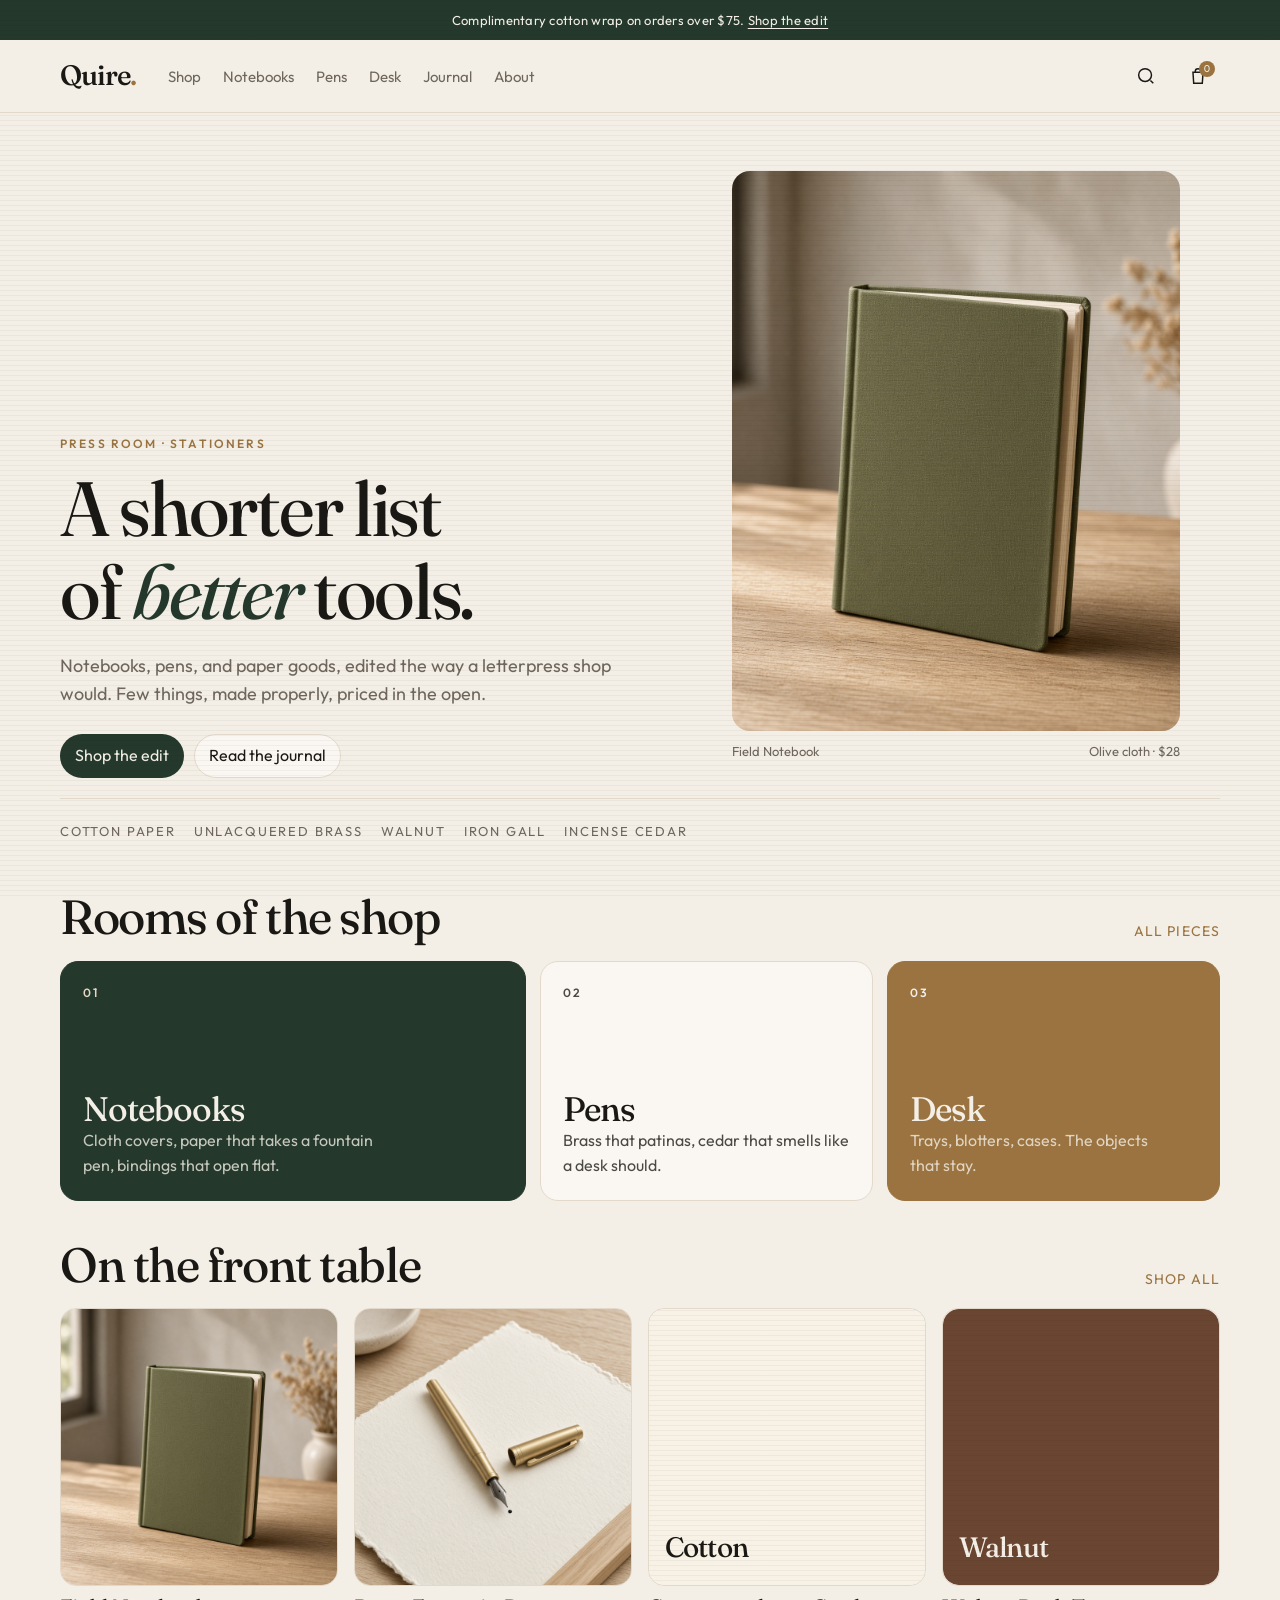
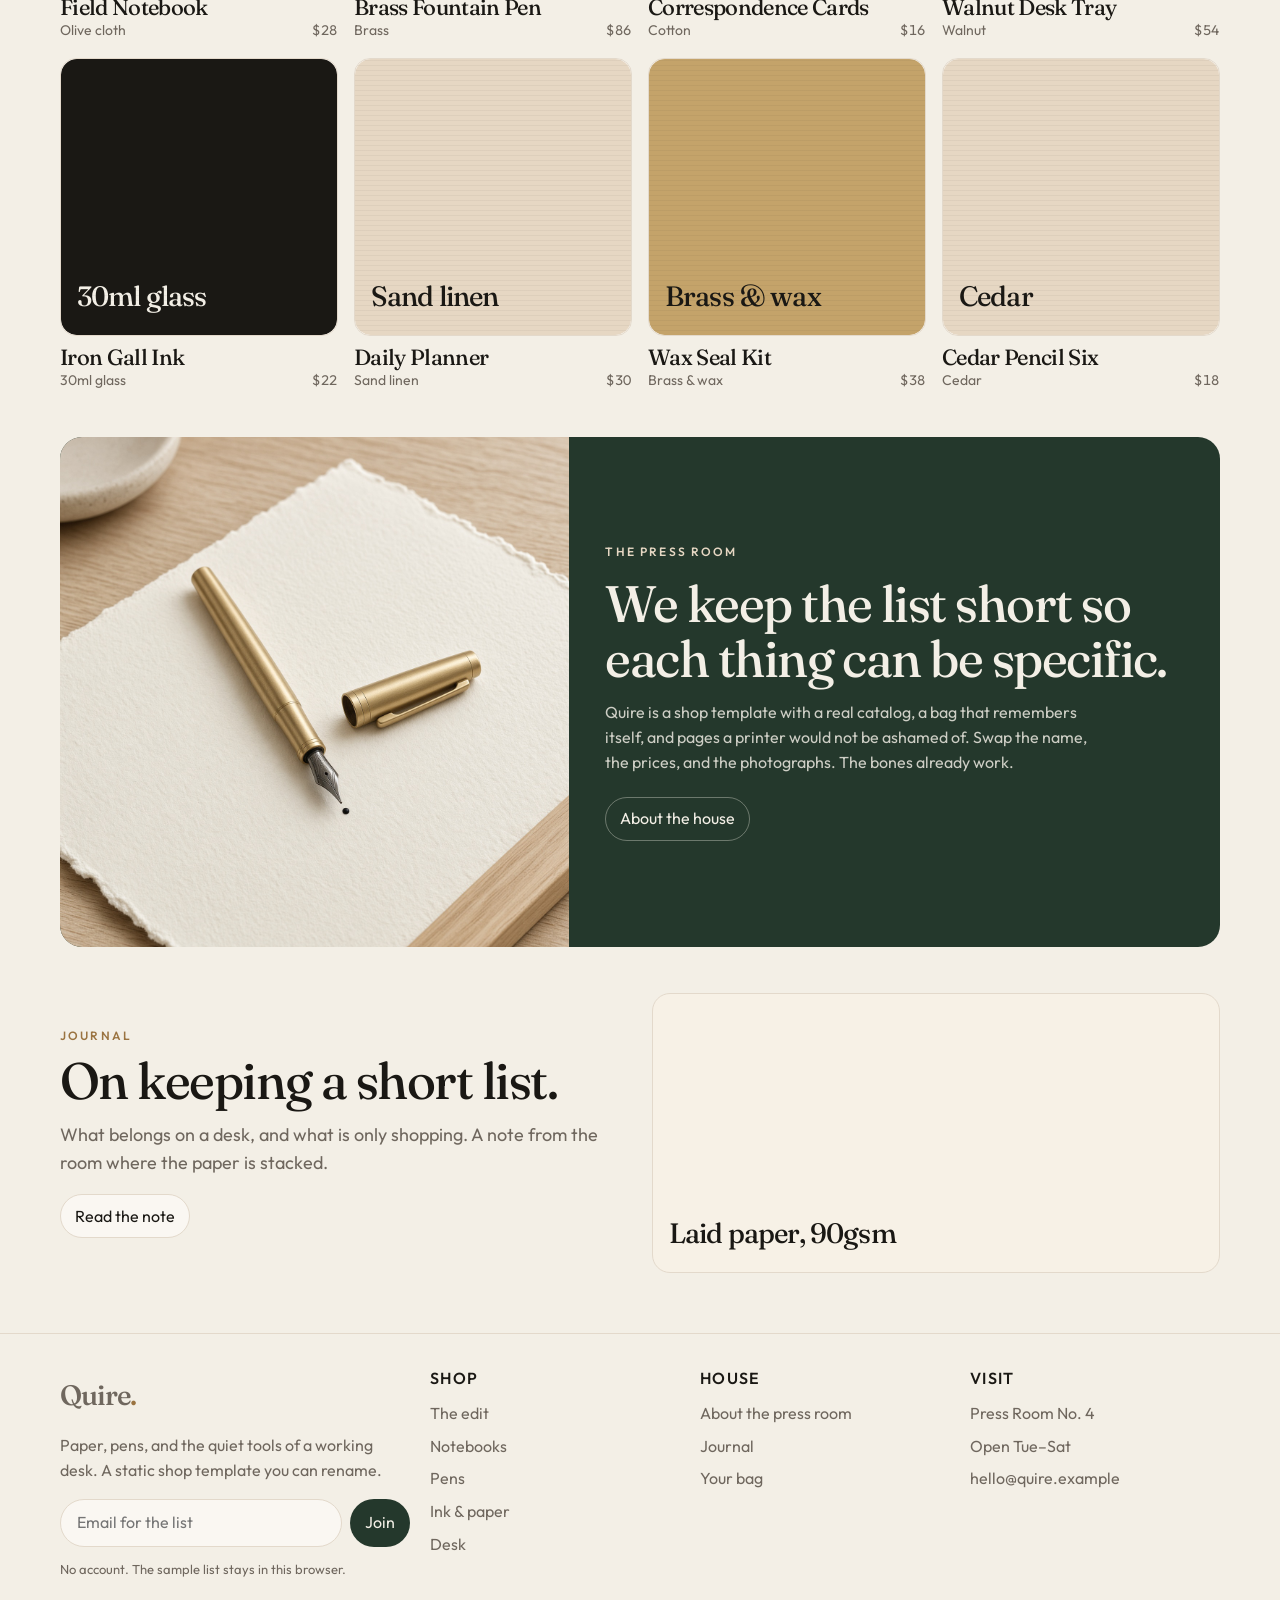
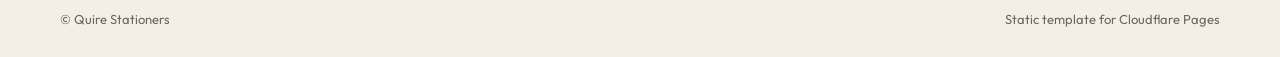
<file: index.html>
<!DOCTYPE html>
<html lang="en">
<head>
  <meta charset="utf-8">
  <meta name="viewport" content="width=device-width, initial-scale=1">
  <title>Quire — Stationers</title>
  <meta name="description" content="Quire is a stationery shop template: notebooks, pens, ink, and desk goods. Static HTML, ready for Cloudflare Pages.">
  <meta name="theme-color" content="#24382c">
  <link rel="icon" href="favicon.svg" type="image/svg+xml">
  <link rel="preconnect" href="https://fonts.googleapis.com">
  <link rel="preconnect" href="https://fonts.gstatic.com" crossorigin>
  <link href="https://fonts.googleapis.com/css2?family=Fraunces:ital,opsz,wght@0,9..144,460;0,9..144,560;1,9..144,460&family=Outfit:wght@380;500;560&display=swap" rel="stylesheet">
  <link rel="stylesheet" href="css/styles.css">
</head>
<body>
  <div class="announce">Complimentary cotton wrap on orders over $75. <a href="shop.html">Shop the edit</a></div>
  <header class="header">
    <div class="wrap header-row">
      <button class="icon-btn menu-btn" type="button" data-menu aria-expanded="false" aria-label="Open menu"><svg width="22" height="22" viewBox="0 0 24 24" fill="none" stroke="currentColor" stroke-width="1.6" aria-hidden="true"><path d="M4 7h16M4 12h16M4 17h12"></path></svg></button>
      <a class="wordmark" href="index.html">Quire<span>.</span></a>
      <nav class="nav" aria-label="Primary"><a href="shop.html">Shop</a><a href="shop.html?cat=Notebooks">Notebooks</a><a href="shop.html?cat=Pens">Pens</a><a href="shop.html?cat=Desk">Desk</a><a href="journal.html">Journal</a><a href="about.html">About</a></nav>
      <div class="header-tools">
        <button class="icon-btn" type="button" data-search-open aria-expanded="false" aria-label="Search"><svg width="22" height="22" viewBox="0 0 24 24" fill="none" stroke="currentColor" stroke-width="1.6" aria-hidden="true"><circle cx="11" cy="11" r="7"></circle><path d="M20 20l-3.2-3.2"></path></svg></button>
        <a class="icon-btn bag" href="cart.html" aria-label="Shopping bag"><svg width="22" height="22" viewBox="0 0 24 24" fill="none" stroke="currentColor" stroke-width="1.6" aria-hidden="true"><path d="M6.5 8h11l-.8 12H7.3L6.5 8z"></path><path d="M9 8V7a3 3 0 0 1 6 0v1"></path></svg><span class="bag-count" data-cart-count>0</span></a>
      </div>
    </div>
    <div class="wrap search-panel" data-search>
      <form action="shop.html" method="get">
        <input name="q" type="search" placeholder="Search notebooks, pens, paper" aria-label="Search the shop">
        <button class="btn btn-primary" type="submit">Search</button>
      </form>
    </div>
    <nav class="wrap mobile-nav" data-mobile aria-label="Mobile"><a href="shop.html">Shop</a><a href="shop.html?cat=Notebooks">Notebooks</a><a href="shop.html?cat=Pens">Pens</a><a href="shop.html?cat=Desk">Desk</a><a href="journal.html">Journal</a><a href="about.html">About</a><a href="cart.html">Bag</a></nav>
  </header>
  <main>
  <section class="wrap hero">
    <div>
      <p class="kicker">Press room · Stationers</p>
      <h1>A shorter list of <em>better</em> tools.</h1>
      <p class="lede">Notebooks, pens, and paper goods, edited the way a letterpress shop would. Few things, made properly, priced in the open.</p>
      <div class="hero-actions">
        <a class="btn btn-primary" href="shop.html">Shop the edit</a>
        <a class="btn btn-ghost" href="journal.html">Read the journal</a>
      </div>
    </div>
    <figure class="hero-figure">
      <img src="images/field-notebook.jpg" alt="Olive cloth field notebook standing on a pale oak table">
      <figcaption class="caption"><span>Field Notebook</span><span>Olive cloth · $28</span></figcaption>
    </figure>
  </section>
  <div class="wrap"><hr class="rule"></div>
  <p class="wrap materials"><span>Cotton paper</span><span>Unlacquered brass</span><span>Walnut</span><span>Iron gall</span><span>Incense cedar</span></p>
  <section class="wrap section">
    <div class="section-head"><h2>Rooms of the shop</h2><a href="shop.html">All pieces</a></div>
    <div class="collections">
      <a class="collection pine" href="shop.html?cat=Notebooks"><p class="kicker" style="color:#e6d7c3">01</p><div><h3>Notebooks</h3><p>Cloth covers, paper that takes a fountain pen, bindings that open flat.</p></div></a>
      <a class="collection" href="shop.html?cat=Pens"><p class="kicker">02</p><div><h3>Pens</h3><p>Brass that patinas, cedar that smells like a desk should.</p></div></a>
      <a class="collection brass" href="shop.html?cat=Desk"><p class="kicker" style="color:#f3efe6">03</p><div><h3>Desk</h3><p>Trays, blotters, cases. The objects that stay.</p></div></a>
    </div>
  </section>
  <section class="wrap section">
    <div class="section-head"><h2>On the front table</h2><a href="shop.html">Shop all</a></div>
    <div class="grid" data-home-grid="field-notebook,brass-pen,correspondence,walnut-tray,iron-gall,daily-planner,wax-seal,cedar-pencils"></div>
  </section>
  <section class="wrap">
    <div class="story">
      <img src="images/brass-pen.jpg" alt="Brass fountain pen on ivory cotton paper">
      <div class="story-copy">
        <p class="kicker" style="color:#e6d7c3">The press room</p>
        <h2>We keep the list short so each thing can be specific.</h2>
        <p>Quire is a shop template with a real catalog, a bag that remembers itself, and pages a printer would not be ashamed of. Swap the name, the prices, and the photographs. The bones already work.</p>
        <a class="btn btn-ghost" href="about.html">About the house</a>
      </div>
    </div>
  </section>
  <section class="wrap journal-band">
    <div>
      <p class="kicker">Journal</p>
      <h2>On keeping a short list.</h2>
      <p class="lede">What belongs on a desk, and what is only shopping. A note from the room where the paper is stacked.</p>
      <p style="margin-top:18px"><a class="btn btn-ghost" href="journal.html">Read the note</a></p>
    </div>
    <div class="swatch paper" style="min-height:280px;border-radius:18px;border:1px solid var(--line)"><b>Laid paper, 90gsm</b></div>
  </section>
  </main>
  <footer class="footer">
    <div class="wrap footer-grid">
      <div>
        <a class="wordmark" href="index.html">Quire<span>.</span></a>
        <p>Paper, pens, and the quiet tools of a working desk. A static shop template you can rename.</p>
        <form class="newsletter" data-newsletter>
          <input type="email" required placeholder="Email for the list" aria-label="Email">
          <button class="btn btn-primary" type="submit">Join</button>
        </form>
        <p class="fine">No account. The sample list stays in this browser.</p>
      </div>
      <div>
        <h3>Shop</h3>
        <a href="shop.html">The edit</a>
        <a href="shop.html?cat=Notebooks">Notebooks</a>
        <a href="shop.html?cat=Pens">Pens</a>
        <a href="shop.html?cat=Ink%20%26%20Paper">Ink & paper</a>
        <a href="shop.html?cat=Desk">Desk</a>
      </div>
      <div>
        <h3>House</h3>
        <a href="about.html">About the press room</a>
        <a href="journal.html">Journal</a>
        <a href="cart.html">Your bag</a>
      </div>
      <div>
        <h3>Visit</h3>
        <p>Press Room No. 4</p>
        <p>Open Tue–Sat</p>
        <p>hello@quire.example</p>
      </div>
    </div>
    <div class="wrap legal"><span>© Quire Stationers</span><span>Static template for Cloudflare Pages</span></div>
  </footer>
  <div class="toast" role="status"></div>
  <script src="js/catalog.js"></script>
  <script src="js/cart.js"></script>
  <script src="js/site.js"></script>
</body>
</html>
</file>
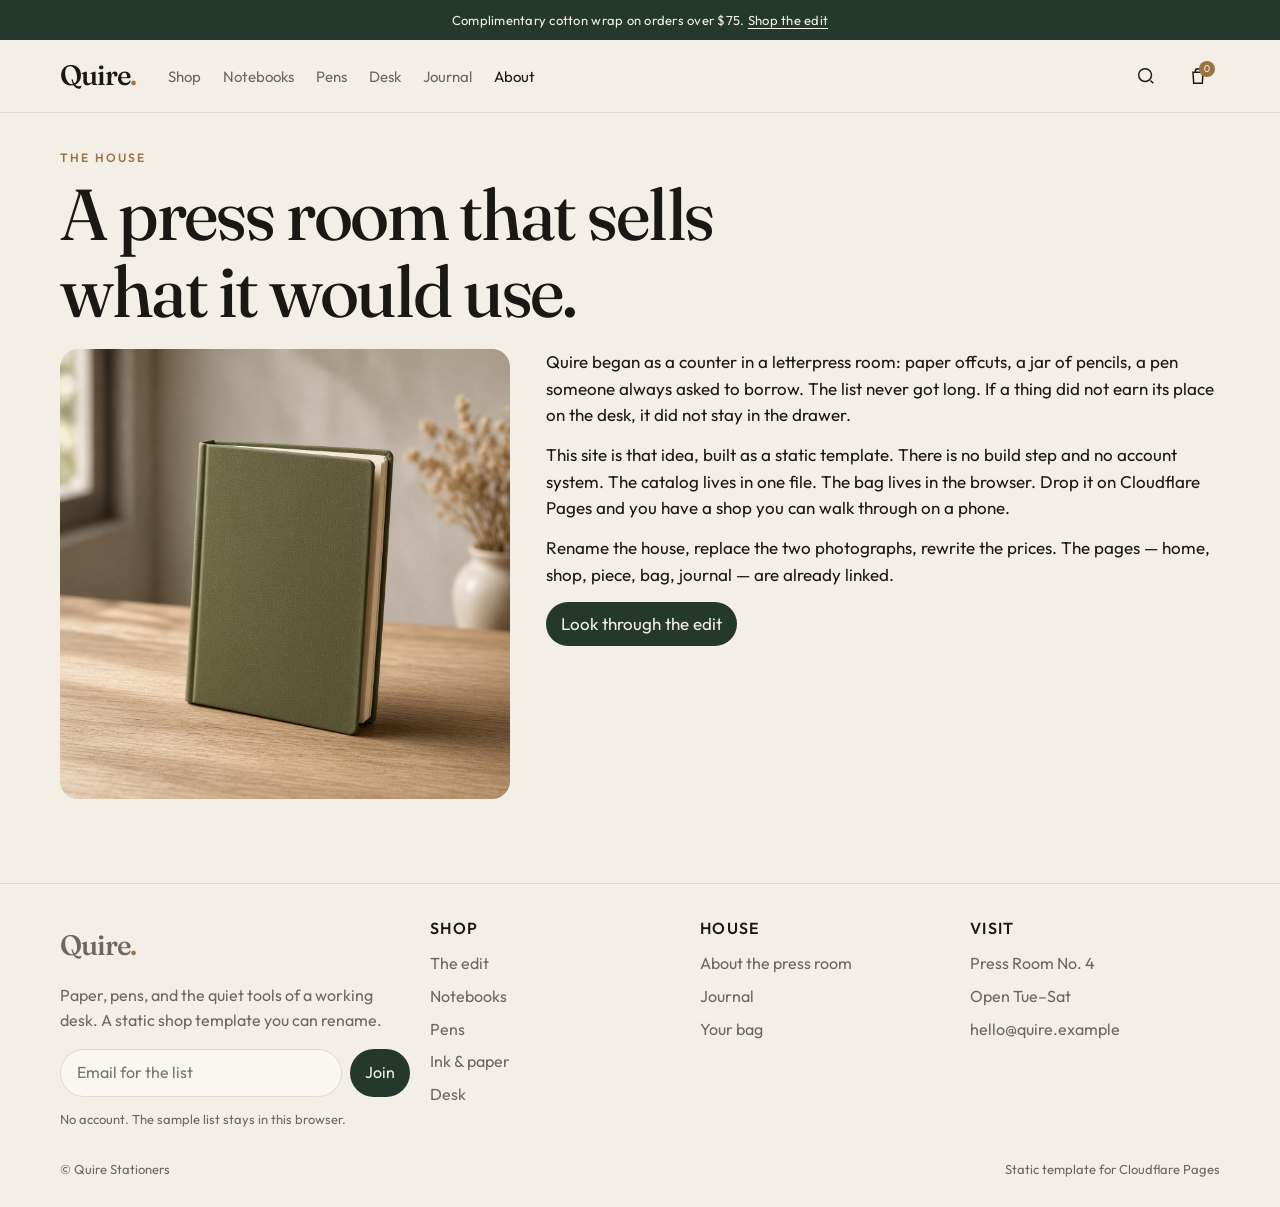
<file: about.html>
<!DOCTYPE html>
<html lang="en">
<head>
  <meta charset="utf-8">
  <meta name="viewport" content="width=device-width, initial-scale=1">
  <title>About — Quire</title>
  <meta name="description" content="About Quire stationers, a static shop template.">
  <meta name="theme-color" content="#24382c">
  <link rel="icon" href="favicon.svg" type="image/svg+xml">
  <link rel="preconnect" href="https://fonts.googleapis.com">
  <link rel="preconnect" href="https://fonts.gstatic.com" crossorigin>
  <link href="https://fonts.googleapis.com/css2?family=Fraunces:ital,opsz,wght@0,9..144,460;0,9..144,560;1,9..144,460&family=Outfit:wght@380;500;560&display=swap" rel="stylesheet">
  <link rel="stylesheet" href="css/styles.css">
</head>
<body>
  <div class="announce">Complimentary cotton wrap on orders over $75. <a href="shop.html">Shop the edit</a></div>
  <header class="header">
    <div class="wrap header-row">
      <button class="icon-btn menu-btn" type="button" data-menu aria-expanded="false" aria-label="Open menu"><svg width="22" height="22" viewBox="0 0 24 24" fill="none" stroke="currentColor" stroke-width="1.6" aria-hidden="true"><path d="M4 7h16M4 12h16M4 17h12"></path></svg></button>
      <a class="wordmark" href="index.html">Quire<span>.</span></a>
      <nav class="nav" aria-label="Primary"><a href="shop.html">Shop</a><a href="shop.html?cat=Notebooks">Notebooks</a><a href="shop.html?cat=Pens">Pens</a><a href="shop.html?cat=Desk">Desk</a><a href="journal.html">Journal</a><a href="about.html" aria-current="page">About</a></nav>
      <div class="header-tools">
        <button class="icon-btn" type="button" data-search-open aria-expanded="false" aria-label="Search"><svg width="22" height="22" viewBox="0 0 24 24" fill="none" stroke="currentColor" stroke-width="1.6" aria-hidden="true"><circle cx="11" cy="11" r="7"></circle><path d="M20 20l-3.2-3.2"></path></svg></button>
        <a class="icon-btn bag" href="cart.html" aria-label="Shopping bag"><svg width="22" height="22" viewBox="0 0 24 24" fill="none" stroke="currentColor" stroke-width="1.6" aria-hidden="true"><path d="M6.5 8h11l-.8 12H7.3L6.5 8z"></path><path d="M9 8V7a3 3 0 0 1 6 0v1"></path></svg><span class="bag-count" data-cart-count>0</span></a>
      </div>
    </div>
    <div class="wrap search-panel" data-search>
      <form action="shop.html" method="get">
        <input name="q" type="search" placeholder="Search notebooks, pens, paper" aria-label="Search the shop">
        <button class="btn btn-primary" type="submit">Search</button>
      </form>
    </div>
    <nav class="wrap mobile-nav" data-mobile aria-label="Mobile"><a href="shop.html">Shop</a><a href="shop.html?cat=Notebooks">Notebooks</a><a href="shop.html?cat=Pens">Pens</a><a href="shop.html?cat=Desk">Desk</a><a href="journal.html">Journal</a><a href="about.html" aria-current="page">About</a><a href="cart.html">Bag</a></nav>
  </header>
  <main>
  <section class="wrap page-hero">
    <p class="kicker">The house</p>
    <h1>A press room that sells what it would use.</h1>
  </section>
  <section class="wrap about-grid">
    <img src="images/field-notebook.jpg" alt="Field notebook in olive cloth" style="border-radius:18px;width:100%;height:100%;object-fit:cover;min-height:280px">
    <div>
      <p>Quire began as a counter in a letterpress room: paper offcuts, a jar of pencils, a pen someone always asked to borrow. The list never got long. If a thing did not earn its place on the desk, it did not stay in the drawer.</p>
      <p>This site is that idea, built as a static template. There is no build step and no account system. The catalog lives in one file. The bag lives in the browser. Drop it on Cloudflare Pages and you have a shop you can walk through on a phone.</p>
      <p>Rename the house, replace the two photographs, rewrite the prices. The pages — home, shop, piece, bag, journal — are already linked.</p>
      <p><a class="btn btn-primary" href="shop.html">Look through the edit</a></p>
    </div>
  </section>
  </main>
  <footer class="footer">
    <div class="wrap footer-grid">
      <div>
        <a class="wordmark" href="index.html">Quire<span>.</span></a>
        <p>Paper, pens, and the quiet tools of a working desk. A static shop template you can rename.</p>
        <form class="newsletter" data-newsletter>
          <input type="email" required placeholder="Email for the list" aria-label="Email">
          <button class="btn btn-primary" type="submit">Join</button>
        </form>
        <p class="fine">No account. The sample list stays in this browser.</p>
      </div>
      <div>
        <h3>Shop</h3>
        <a href="shop.html">The edit</a>
        <a href="shop.html?cat=Notebooks">Notebooks</a>
        <a href="shop.html?cat=Pens">Pens</a>
        <a href="shop.html?cat=Ink%20%26%20Paper">Ink & paper</a>
        <a href="shop.html?cat=Desk">Desk</a>
      </div>
      <div>
        <h3>House</h3>
        <a href="about.html">About the press room</a>
        <a href="journal.html">Journal</a>
        <a href="cart.html">Your bag</a>
      </div>
      <div>
        <h3>Visit</h3>
        <p>Press Room No. 4</p>
        <p>Open Tue–Sat</p>
        <p>hello@quire.example</p>
      </div>
    </div>
    <div class="wrap legal"><span>© Quire Stationers</span><span>Static template for Cloudflare Pages</span></div>
  </footer>
  <div class="toast" role="status"></div>
  <script src="js/catalog.js"></script>
  <script src="js/cart.js"></script>
  <script src="js/site.js"></script>
</body>
</html>
</file>
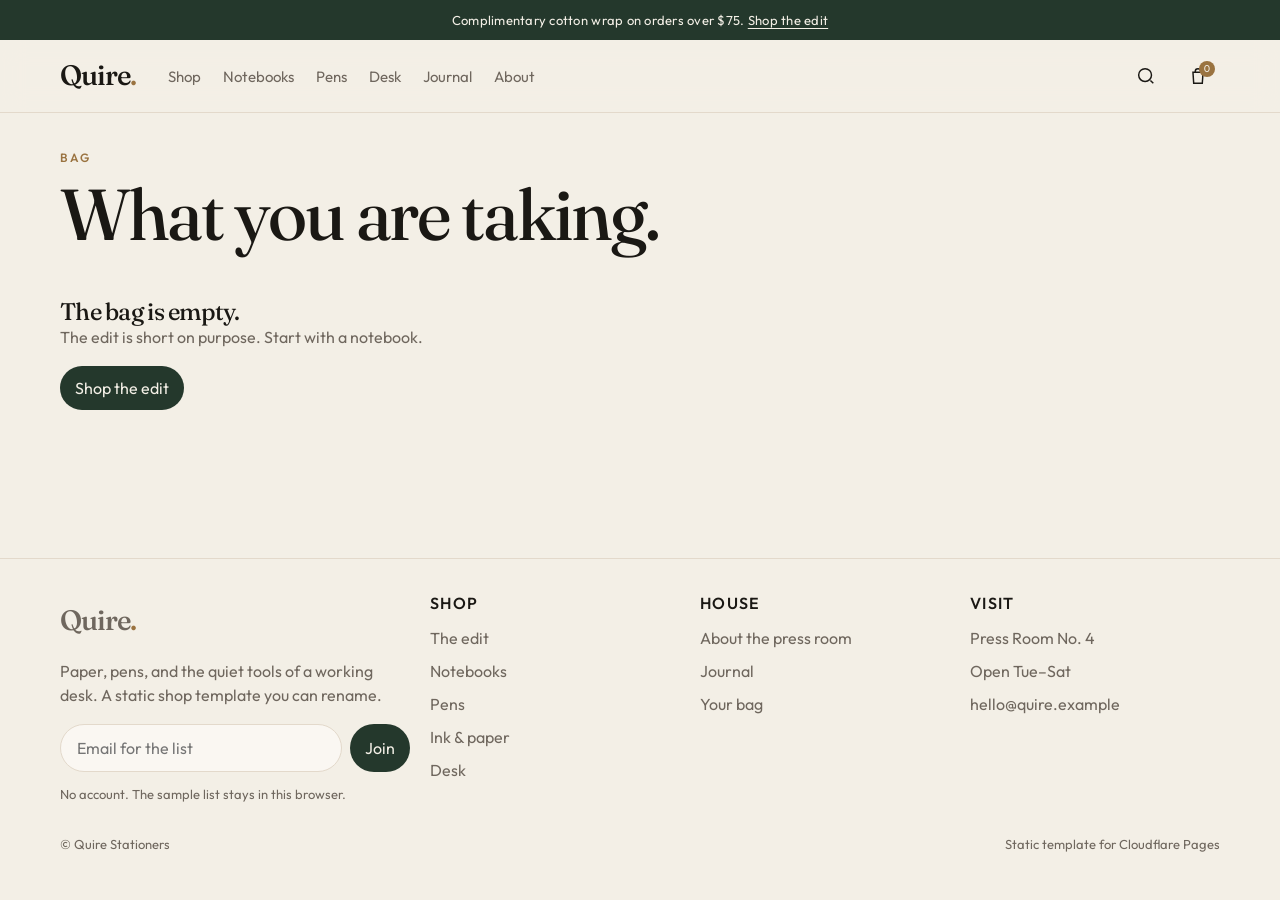
<file: cart.html>
<!DOCTYPE html>
<html lang="en">
<head>
  <meta charset="utf-8">
  <meta name="viewport" content="width=device-width, initial-scale=1">
  <title>Bag — Quire</title>
  <meta name="description" content="Your Quire bag.">
  <meta name="theme-color" content="#24382c">
  <link rel="icon" href="favicon.svg" type="image/svg+xml">
  <link rel="preconnect" href="https://fonts.googleapis.com">
  <link rel="preconnect" href="https://fonts.gstatic.com" crossorigin>
  <link href="https://fonts.googleapis.com/css2?family=Fraunces:ital,opsz,wght@0,9..144,460;0,9..144,560;1,9..144,460&family=Outfit:wght@380;500;560&display=swap" rel="stylesheet">
  <link rel="stylesheet" href="css/styles.css">
</head>
<body>
  <div class="announce">Complimentary cotton wrap on orders over $75. <a href="shop.html">Shop the edit</a></div>
  <header class="header">
    <div class="wrap header-row">
      <button class="icon-btn menu-btn" type="button" data-menu aria-expanded="false" aria-label="Open menu"><svg width="22" height="22" viewBox="0 0 24 24" fill="none" stroke="currentColor" stroke-width="1.6" aria-hidden="true"><path d="M4 7h16M4 12h16M4 17h12"></path></svg></button>
      <a class="wordmark" href="index.html">Quire<span>.</span></a>
      <nav class="nav" aria-label="Primary"><a href="shop.html">Shop</a><a href="shop.html?cat=Notebooks">Notebooks</a><a href="shop.html?cat=Pens">Pens</a><a href="shop.html?cat=Desk">Desk</a><a href="journal.html">Journal</a><a href="about.html">About</a></nav>
      <div class="header-tools">
        <button class="icon-btn" type="button" data-search-open aria-expanded="false" aria-label="Search"><svg width="22" height="22" viewBox="0 0 24 24" fill="none" stroke="currentColor" stroke-width="1.6" aria-hidden="true"><circle cx="11" cy="11" r="7"></circle><path d="M20 20l-3.2-3.2"></path></svg></button>
        <a class="icon-btn bag" href="cart.html" aria-label="Shopping bag"><svg width="22" height="22" viewBox="0 0 24 24" fill="none" stroke="currentColor" stroke-width="1.6" aria-hidden="true"><path d="M6.5 8h11l-.8 12H7.3L6.5 8z"></path><path d="M9 8V7a3 3 0 0 1 6 0v1"></path></svg><span class="bag-count" data-cart-count>0</span></a>
      </div>
    </div>
    <div class="wrap search-panel" data-search>
      <form action="shop.html" method="get">
        <input name="q" type="search" placeholder="Search notebooks, pens, paper" aria-label="Search the shop">
        <button class="btn btn-primary" type="submit">Search</button>
      </form>
    </div>
    <nav class="wrap mobile-nav" data-mobile aria-label="Mobile"><a href="shop.html">Shop</a><a href="shop.html?cat=Notebooks">Notebooks</a><a href="shop.html?cat=Pens">Pens</a><a href="shop.html?cat=Desk">Desk</a><a href="journal.html">Journal</a><a href="about.html">About</a><a href="cart.html">Bag</a></nav>
  </header>
  <main>
  <section class="wrap page-hero">
    <p class="kicker">Bag</p>
    <h1>What you are taking.</h1>
  </section>
  <div class="wrap cart-layout" data-cart-page>
    <div data-cart-lines></div>
    <aside class="summary" data-summary>
      <p class="kicker">Summary</p>
      <div class="sum-row"><span>Subtotal</span><span data-subtotal>$0</span></div>
      <div class="sum-row"><span>Wrap & ship</span><span data-ship>$8</span></div>
      <p class="fine">Included once the bag reaches $75.</p>
      <div class="sum-row total"><span>Total</span><span data-total>$0</span></div>
      <button class="btn btn-primary" type="button" data-order>Place a sample order</button>
      <p class="fine">No payment is taken. This confirms the template flow.</p>
    </aside>
  </div>
  </main>
  <footer class="footer">
    <div class="wrap footer-grid">
      <div>
        <a class="wordmark" href="index.html">Quire<span>.</span></a>
        <p>Paper, pens, and the quiet tools of a working desk. A static shop template you can rename.</p>
        <form class="newsletter" data-newsletter>
          <input type="email" required placeholder="Email for the list" aria-label="Email">
          <button class="btn btn-primary" type="submit">Join</button>
        </form>
        <p class="fine">No account. The sample list stays in this browser.</p>
      </div>
      <div>
        <h3>Shop</h3>
        <a href="shop.html">The edit</a>
        <a href="shop.html?cat=Notebooks">Notebooks</a>
        <a href="shop.html?cat=Pens">Pens</a>
        <a href="shop.html?cat=Ink%20%26%20Paper">Ink & paper</a>
        <a href="shop.html?cat=Desk">Desk</a>
      </div>
      <div>
        <h3>House</h3>
        <a href="about.html">About the press room</a>
        <a href="journal.html">Journal</a>
        <a href="cart.html">Your bag</a>
      </div>
      <div>
        <h3>Visit</h3>
        <p>Press Room No. 4</p>
        <p>Open Tue–Sat</p>
        <p>hello@quire.example</p>
      </div>
    </div>
    <div class="wrap legal"><span>© Quire Stationers</span><span>Static template for Cloudflare Pages</span></div>
  </footer>
  <div class="toast" role="status"></div>
  <script src="js/catalog.js"></script>
  <script src="js/cart.js"></script>
  <script src="js/site.js"></script>
</body>
</html>
</file>
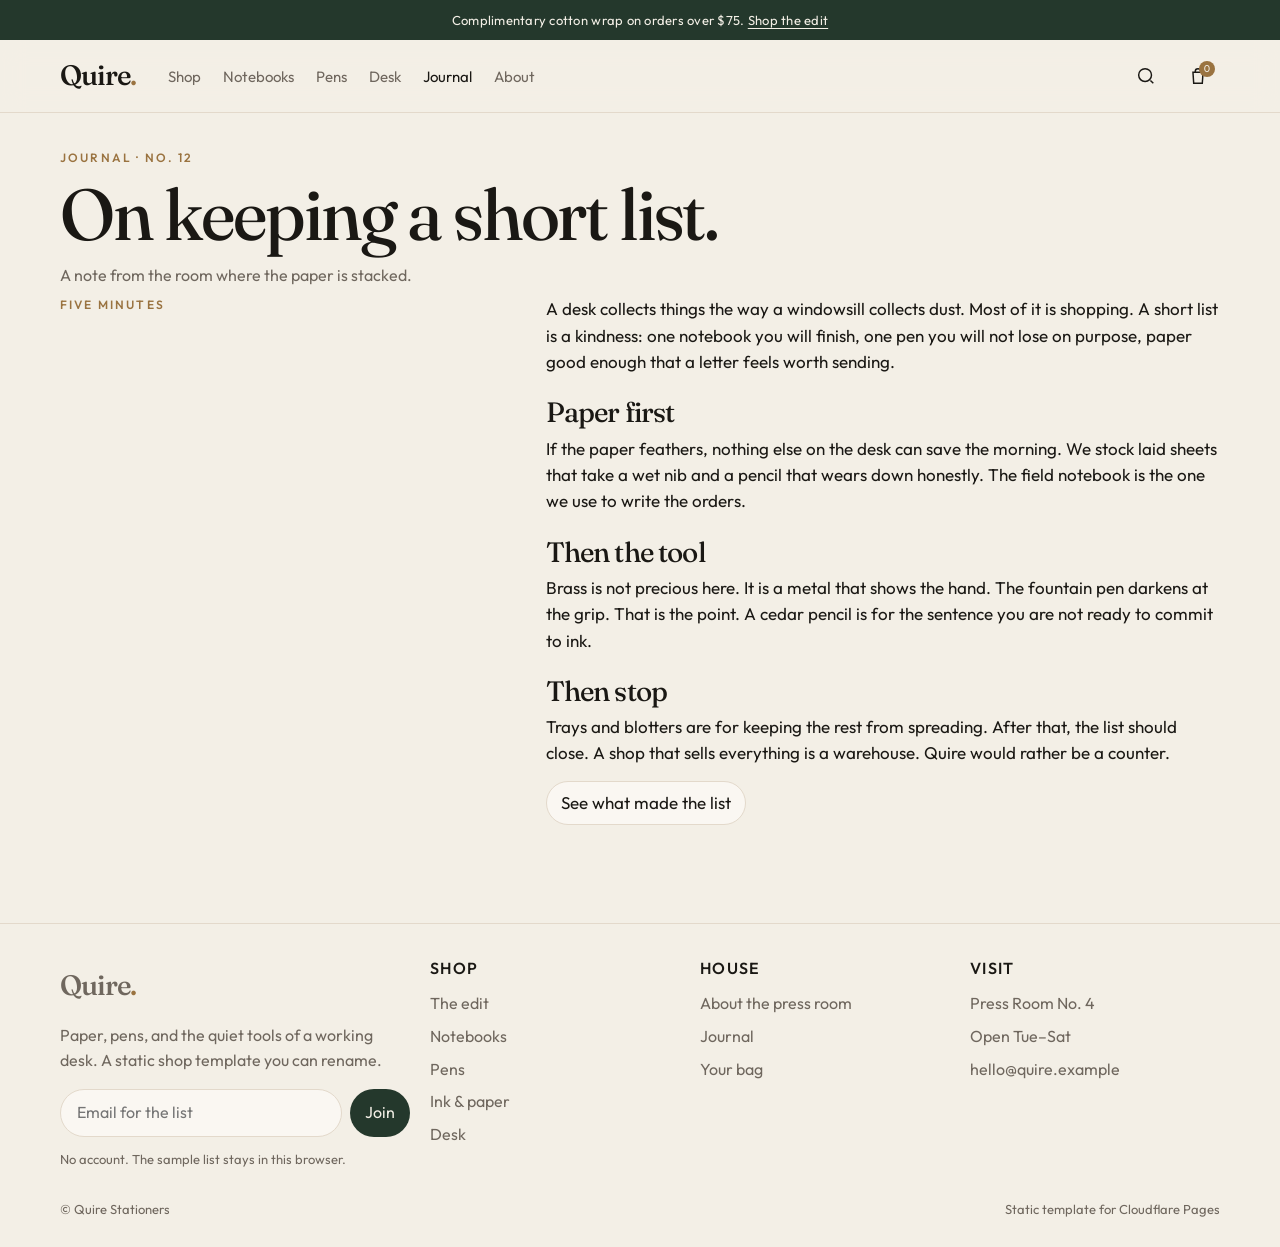
<file: journal.html>
<!DOCTYPE html>
<html lang="en">
<head>
  <meta charset="utf-8">
  <meta name="viewport" content="width=device-width, initial-scale=1">
  <title>Journal — Quire</title>
  <meta name="description" content="On keeping a short list. A note from Quire.">
  <meta name="theme-color" content="#24382c">
  <link rel="icon" href="favicon.svg" type="image/svg+xml">
  <link rel="preconnect" href="https://fonts.googleapis.com">
  <link rel="preconnect" href="https://fonts.gstatic.com" crossorigin>
  <link href="https://fonts.googleapis.com/css2?family=Fraunces:ital,opsz,wght@0,9..144,460;0,9..144,560;1,9..144,460&family=Outfit:wght@380;500;560&display=swap" rel="stylesheet">
  <link rel="stylesheet" href="css/styles.css">
</head>
<body>
  <div class="announce">Complimentary cotton wrap on orders over $75. <a href="shop.html">Shop the edit</a></div>
  <header class="header">
    <div class="wrap header-row">
      <button class="icon-btn menu-btn" type="button" data-menu aria-expanded="false" aria-label="Open menu"><svg width="22" height="22" viewBox="0 0 24 24" fill="none" stroke="currentColor" stroke-width="1.6" aria-hidden="true"><path d="M4 7h16M4 12h16M4 17h12"></path></svg></button>
      <a class="wordmark" href="index.html">Quire<span>.</span></a>
      <nav class="nav" aria-label="Primary"><a href="shop.html">Shop</a><a href="shop.html?cat=Notebooks">Notebooks</a><a href="shop.html?cat=Pens">Pens</a><a href="shop.html?cat=Desk">Desk</a><a href="journal.html" aria-current="page">Journal</a><a href="about.html">About</a></nav>
      <div class="header-tools">
        <button class="icon-btn" type="button" data-search-open aria-expanded="false" aria-label="Search"><svg width="22" height="22" viewBox="0 0 24 24" fill="none" stroke="currentColor" stroke-width="1.6" aria-hidden="true"><circle cx="11" cy="11" r="7"></circle><path d="M20 20l-3.2-3.2"></path></svg></button>
        <a class="icon-btn bag" href="cart.html" aria-label="Shopping bag"><svg width="22" height="22" viewBox="0 0 24 24" fill="none" stroke="currentColor" stroke-width="1.6" aria-hidden="true"><path d="M6.5 8h11l-.8 12H7.3L6.5 8z"></path><path d="M9 8V7a3 3 0 0 1 6 0v1"></path></svg><span class="bag-count" data-cart-count>0</span></a>
      </div>
    </div>
    <div class="wrap search-panel" data-search>
      <form action="shop.html" method="get">
        <input name="q" type="search" placeholder="Search notebooks, pens, paper" aria-label="Search the shop">
        <button class="btn btn-primary" type="submit">Search</button>
      </form>
    </div>
    <nav class="wrap mobile-nav" data-mobile aria-label="Mobile"><a href="shop.html">Shop</a><a href="shop.html?cat=Notebooks">Notebooks</a><a href="shop.html?cat=Pens">Pens</a><a href="shop.html?cat=Desk">Desk</a><a href="journal.html" aria-current="page">Journal</a><a href="about.html">About</a><a href="cart.html">Bag</a></nav>
  </header>
  <main>
  <section class="wrap page-hero">
    <p class="kicker">Journal · No. 12</p>
    <h1>On keeping a short list.</h1>
    <p class="muted">A note from the room where the paper is stacked.</p>
  </section>
  <section class="wrap essay">
    <p class="kicker">Five minutes</p>
    <article>
      <p>A desk collects things the way a windowsill collects dust. Most of it is shopping. A short list is a kindness: one notebook you will finish, one pen you will not lose on purpose, paper good enough that a letter feels worth sending.</p>
      <h2>Paper first</h2>
      <p>If the paper feathers, nothing else on the desk can save the morning. We stock laid sheets that take a wet nib and a pencil that wears down honestly. The field notebook is the one we use to write the orders.</p>
      <h2>Then the tool</h2>
      <p>Brass is not precious here. It is a metal that shows the hand. The fountain pen darkens at the grip. That is the point. A cedar pencil is for the sentence you are not ready to commit to ink.</p>
      <h2>Then stop</h2>
      <p>Trays and blotters are for keeping the rest from spreading. After that, the list should close. A shop that sells everything is a warehouse. Quire would rather be a counter.</p>
      <p><a class="btn btn-ghost" href="shop.html">See what made the list</a></p>
    </article>
  </section>
  </main>
  <footer class="footer">
    <div class="wrap footer-grid">
      <div>
        <a class="wordmark" href="index.html">Quire<span>.</span></a>
        <p>Paper, pens, and the quiet tools of a working desk. A static shop template you can rename.</p>
        <form class="newsletter" data-newsletter>
          <input type="email" required placeholder="Email for the list" aria-label="Email">
          <button class="btn btn-primary" type="submit">Join</button>
        </form>
        <p class="fine">No account. The sample list stays in this browser.</p>
      </div>
      <div>
        <h3>Shop</h3>
        <a href="shop.html">The edit</a>
        <a href="shop.html?cat=Notebooks">Notebooks</a>
        <a href="shop.html?cat=Pens">Pens</a>
        <a href="shop.html?cat=Ink%20%26%20Paper">Ink & paper</a>
        <a href="shop.html?cat=Desk">Desk</a>
      </div>
      <div>
        <h3>House</h3>
        <a href="about.html">About the press room</a>
        <a href="journal.html">Journal</a>
        <a href="cart.html">Your bag</a>
      </div>
      <div>
        <h3>Visit</h3>
        <p>Press Room No. 4</p>
        <p>Open Tue–Sat</p>
        <p>hello@quire.example</p>
      </div>
    </div>
    <div class="wrap legal"><span>© Quire Stationers</span><span>Static template for Cloudflare Pages</span></div>
  </footer>
  <div class="toast" role="status"></div>
  <script src="js/catalog.js"></script>
  <script src="js/cart.js"></script>
  <script src="js/site.js"></script>
</body>
</html>
</file>
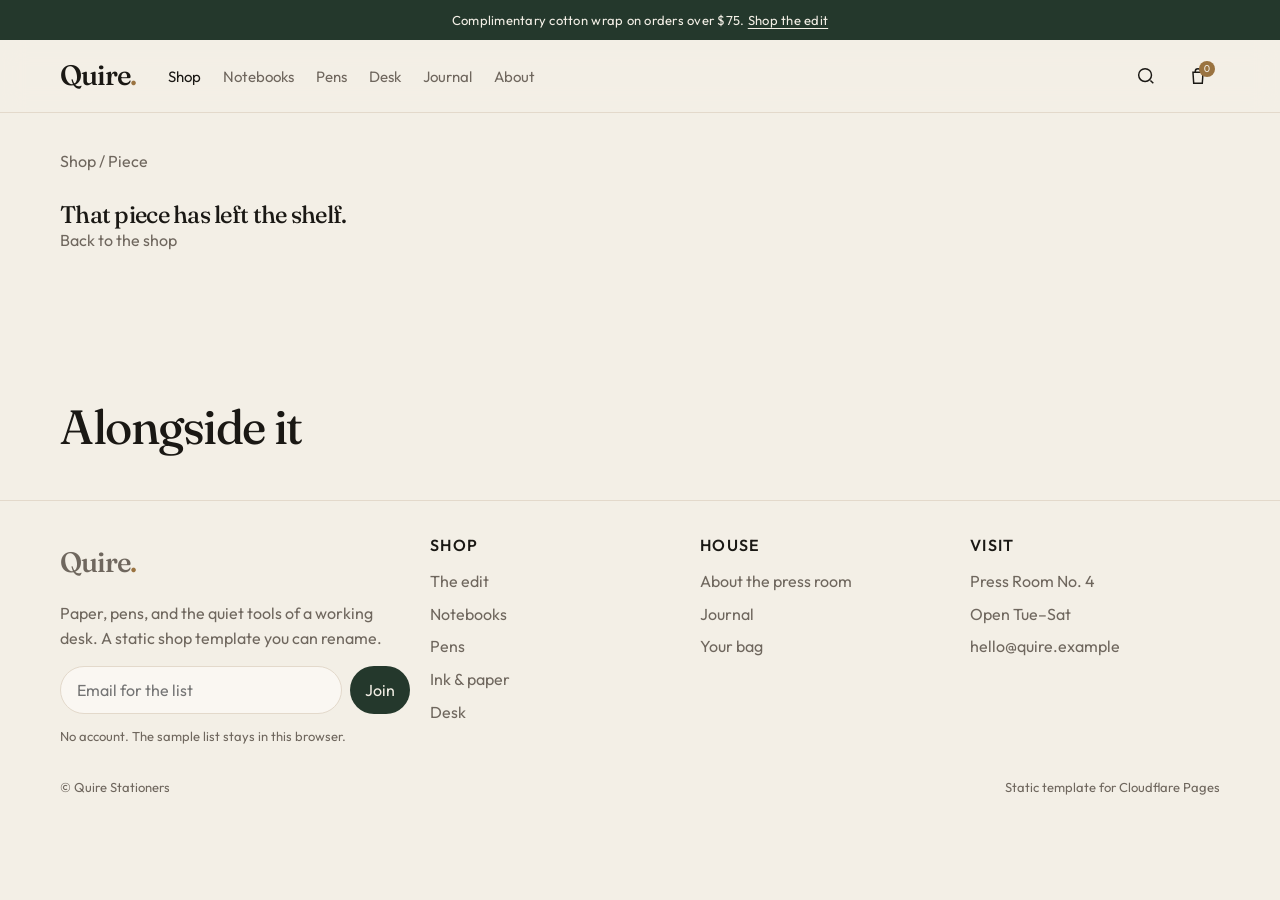
<file: product.html>
<!DOCTYPE html>
<html lang="en">
<head>
  <meta charset="utf-8">
  <meta name="viewport" content="width=device-width, initial-scale=1">
  <title>Piece — Quire</title>
  <meta name="description" content="A piece from the Quire edit.">
  <meta name="theme-color" content="#24382c">
  <link rel="icon" href="favicon.svg" type="image/svg+xml">
  <link rel="preconnect" href="https://fonts.googleapis.com">
  <link rel="preconnect" href="https://fonts.gstatic.com" crossorigin>
  <link href="https://fonts.googleapis.com/css2?family=Fraunces:ital,opsz,wght@0,9..144,460;0,9..144,560;1,9..144,460&family=Outfit:wght@380;500;560&display=swap" rel="stylesheet">
  <link rel="stylesheet" href="css/styles.css">
</head>
<body>
  <div class="announce">Complimentary cotton wrap on orders over $75. <a href="shop.html">Shop the edit</a></div>
  <header class="header">
    <div class="wrap header-row">
      <button class="icon-btn menu-btn" type="button" data-menu aria-expanded="false" aria-label="Open menu"><svg width="22" height="22" viewBox="0 0 24 24" fill="none" stroke="currentColor" stroke-width="1.6" aria-hidden="true"><path d="M4 7h16M4 12h16M4 17h12"></path></svg></button>
      <a class="wordmark" href="index.html">Quire<span>.</span></a>
      <nav class="nav" aria-label="Primary"><a href="shop.html" aria-current="page">Shop</a><a href="shop.html?cat=Notebooks">Notebooks</a><a href="shop.html?cat=Pens">Pens</a><a href="shop.html?cat=Desk">Desk</a><a href="journal.html">Journal</a><a href="about.html">About</a></nav>
      <div class="header-tools">
        <button class="icon-btn" type="button" data-search-open aria-expanded="false" aria-label="Search"><svg width="22" height="22" viewBox="0 0 24 24" fill="none" stroke="currentColor" stroke-width="1.6" aria-hidden="true"><circle cx="11" cy="11" r="7"></circle><path d="M20 20l-3.2-3.2"></path></svg></button>
        <a class="icon-btn bag" href="cart.html" aria-label="Shopping bag"><svg width="22" height="22" viewBox="0 0 24 24" fill="none" stroke="currentColor" stroke-width="1.6" aria-hidden="true"><path d="M6.5 8h11l-.8 12H7.3L6.5 8z"></path><path d="M9 8V7a3 3 0 0 1 6 0v1"></path></svg><span class="bag-count" data-cart-count>0</span></a>
      </div>
    </div>
    <div class="wrap search-panel" data-search>
      <form action="shop.html" method="get">
        <input name="q" type="search" placeholder="Search notebooks, pens, paper" aria-label="Search the shop">
        <button class="btn btn-primary" type="submit">Search</button>
      </form>
    </div>
    <nav class="wrap mobile-nav" data-mobile aria-label="Mobile"><a href="shop.html" aria-current="page">Shop</a><a href="shop.html?cat=Notebooks">Notebooks</a><a href="shop.html?cat=Pens">Pens</a><a href="shop.html?cat=Desk">Desk</a><a href="journal.html">Journal</a><a href="about.html">About</a><a href="cart.html">Bag</a></nav>
  </header>
  <main>
  <section class="wrap page-hero" style="padding-bottom:0"><p class="muted"><a href="shop.html">Shop</a> / Piece</p></section>
  <section class="wrap product-layout" data-product></section>
  <section class="wrap section">
    <div class="section-head"><h2>Alongside it</h2></div>
    <div class="grid" data-related></div>
  </section>
  </main>
  <footer class="footer">
    <div class="wrap footer-grid">
      <div>
        <a class="wordmark" href="index.html">Quire<span>.</span></a>
        <p>Paper, pens, and the quiet tools of a working desk. A static shop template you can rename.</p>
        <form class="newsletter" data-newsletter>
          <input type="email" required placeholder="Email for the list" aria-label="Email">
          <button class="btn btn-primary" type="submit">Join</button>
        </form>
        <p class="fine">No account. The sample list stays in this browser.</p>
      </div>
      <div>
        <h3>Shop</h3>
        <a href="shop.html">The edit</a>
        <a href="shop.html?cat=Notebooks">Notebooks</a>
        <a href="shop.html?cat=Pens">Pens</a>
        <a href="shop.html?cat=Ink%20%26%20Paper">Ink & paper</a>
        <a href="shop.html?cat=Desk">Desk</a>
      </div>
      <div>
        <h3>House</h3>
        <a href="about.html">About the press room</a>
        <a href="journal.html">Journal</a>
        <a href="cart.html">Your bag</a>
      </div>
      <div>
        <h3>Visit</h3>
        <p>Press Room No. 4</p>
        <p>Open Tue–Sat</p>
        <p>hello@quire.example</p>
      </div>
    </div>
    <div class="wrap legal"><span>© Quire Stationers</span><span>Static template for Cloudflare Pages</span></div>
  </footer>
  <div class="toast" role="status"></div>
  <script src="js/catalog.js"></script>
  <script src="js/cart.js"></script>
  <script src="js/site.js"></script>
</body>
</html>
</file>
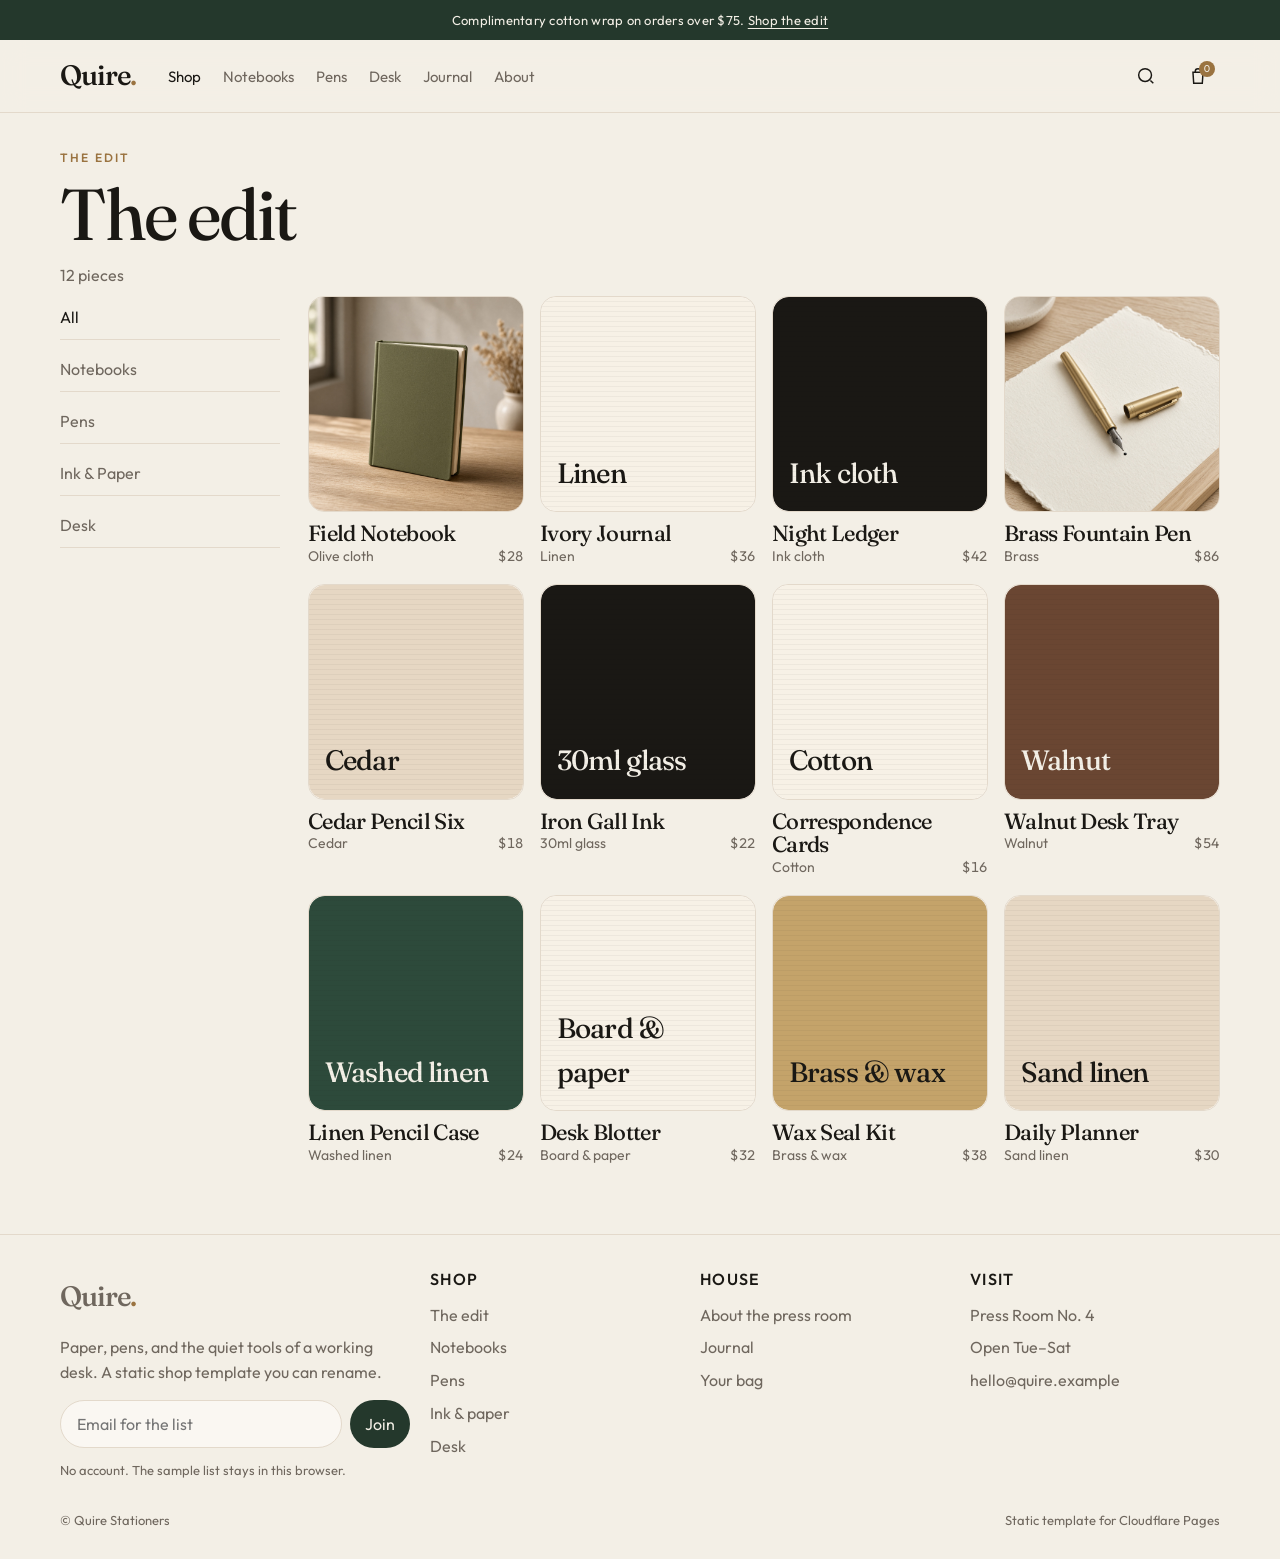
<file: shop.html>
<!DOCTYPE html>
<html lang="en">
<head>
  <meta charset="utf-8">
  <meta name="viewport" content="width=device-width, initial-scale=1">
  <title>Shop — Quire</title>
  <meta name="description" content="Shop notebooks, pens, ink, paper, and desk goods from Quire.">
  <meta name="theme-color" content="#24382c">
  <link rel="icon" href="favicon.svg" type="image/svg+xml">
  <link rel="preconnect" href="https://fonts.googleapis.com">
  <link rel="preconnect" href="https://fonts.gstatic.com" crossorigin>
  <link href="https://fonts.googleapis.com/css2?family=Fraunces:ital,opsz,wght@0,9..144,460;0,9..144,560;1,9..144,460&family=Outfit:wght@380;500;560&display=swap" rel="stylesheet">
  <link rel="stylesheet" href="css/styles.css">
</head>
<body>
  <div class="announce">Complimentary cotton wrap on orders over $75. <a href="shop.html">Shop the edit</a></div>
  <header class="header">
    <div class="wrap header-row">
      <button class="icon-btn menu-btn" type="button" data-menu aria-expanded="false" aria-label="Open menu"><svg width="22" height="22" viewBox="0 0 24 24" fill="none" stroke="currentColor" stroke-width="1.6" aria-hidden="true"><path d="M4 7h16M4 12h16M4 17h12"></path></svg></button>
      <a class="wordmark" href="index.html">Quire<span>.</span></a>
      <nav class="nav" aria-label="Primary"><a href="shop.html" aria-current="page">Shop</a><a href="shop.html?cat=Notebooks">Notebooks</a><a href="shop.html?cat=Pens">Pens</a><a href="shop.html?cat=Desk">Desk</a><a href="journal.html">Journal</a><a href="about.html">About</a></nav>
      <div class="header-tools">
        <button class="icon-btn" type="button" data-search-open aria-expanded="false" aria-label="Search"><svg width="22" height="22" viewBox="0 0 24 24" fill="none" stroke="currentColor" stroke-width="1.6" aria-hidden="true"><circle cx="11" cy="11" r="7"></circle><path d="M20 20l-3.2-3.2"></path></svg></button>
        <a class="icon-btn bag" href="cart.html" aria-label="Shopping bag"><svg width="22" height="22" viewBox="0 0 24 24" fill="none" stroke="currentColor" stroke-width="1.6" aria-hidden="true"><path d="M6.5 8h11l-.8 12H7.3L6.5 8z"></path><path d="M9 8V7a3 3 0 0 1 6 0v1"></path></svg><span class="bag-count" data-cart-count>0</span></a>
      </div>
    </div>
    <div class="wrap search-panel" data-search>
      <form action="shop.html" method="get">
        <input name="q" type="search" placeholder="Search notebooks, pens, paper" aria-label="Search the shop">
        <button class="btn btn-primary" type="submit">Search</button>
      </form>
    </div>
    <nav class="wrap mobile-nav" data-mobile aria-label="Mobile"><a href="shop.html" aria-current="page">Shop</a><a href="shop.html?cat=Notebooks">Notebooks</a><a href="shop.html?cat=Pens">Pens</a><a href="shop.html?cat=Desk">Desk</a><a href="journal.html">Journal</a><a href="about.html">About</a><a href="cart.html">Bag</a></nav>
  </header>
  <main>
  <section class="wrap page-hero">
    <p class="kicker">The edit</p>
    <h1 data-shop-title>The edit</h1>
    <p class="muted" data-shop-count></p>
  </section>
  <div class="wrap shop-layout">
    <div class="filters" aria-label="Categories">
      <button type="button" data-cat="All" onclick="location.href='shop.html?cat=All'">All</button><button type="button" data-cat="Notebooks" onclick="location.href='shop.html?cat=Notebooks'">Notebooks</button><button type="button" data-cat="Pens" onclick="location.href='shop.html?cat=Pens'">Pens</button><button type="button" data-cat="Ink & Paper" onclick="location.href='shop.html?cat=Ink%20%26%20Paper'">Ink & Paper</button><button type="button" data-cat="Desk" onclick="location.href='shop.html?cat=Desk'">Desk</button>
    </div>
    <div>
      <div class="filter-row" aria-label="Categories">
        <button class="chip" type="button" data-cat="All" onclick="location.href='shop.html?cat=All'">All</button><button class="chip" type="button" data-cat="Notebooks" onclick="location.href='shop.html?cat=Notebooks'">Notebooks</button><button class="chip" type="button" data-cat="Pens" onclick="location.href='shop.html?cat=Pens'">Pens</button><button class="chip" type="button" data-cat="Ink & Paper" onclick="location.href='shop.html?cat=Ink%20%26%20Paper'">Ink & Paper</button><button class="chip" type="button" data-cat="Desk" onclick="location.href='shop.html?cat=Desk'">Desk</button>
      </div>
      <div class="grid" data-shop></div>
    </div>
  </div>
  </main>
  <footer class="footer">
    <div class="wrap footer-grid">
      <div>
        <a class="wordmark" href="index.html">Quire<span>.</span></a>
        <p>Paper, pens, and the quiet tools of a working desk. A static shop template you can rename.</p>
        <form class="newsletter" data-newsletter>
          <input type="email" required placeholder="Email for the list" aria-label="Email">
          <button class="btn btn-primary" type="submit">Join</button>
        </form>
        <p class="fine">No account. The sample list stays in this browser.</p>
      </div>
      <div>
        <h3>Shop</h3>
        <a href="shop.html">The edit</a>
        <a href="shop.html?cat=Notebooks">Notebooks</a>
        <a href="shop.html?cat=Pens">Pens</a>
        <a href="shop.html?cat=Ink%20%26%20Paper">Ink & paper</a>
        <a href="shop.html?cat=Desk">Desk</a>
      </div>
      <div>
        <h3>House</h3>
        <a href="about.html">About the press room</a>
        <a href="journal.html">Journal</a>
        <a href="cart.html">Your bag</a>
      </div>
      <div>
        <h3>Visit</h3>
        <p>Press Room No. 4</p>
        <p>Open Tue–Sat</p>
        <p>hello@quire.example</p>
      </div>
    </div>
    <div class="wrap legal"><span>© Quire Stationers</span><span>Static template for Cloudflare Pages</span></div>
  </footer>
  <div class="toast" role="status"></div>
  <script src="js/catalog.js"></script>
  <script src="js/cart.js"></script>
  <script src="js/site.js"></script>
</body>
</html>
</file>
<file: css/styles.css>
:root {
  --paper: #f3efe6;
  --paper-2: #faf7f2;
  --ink: #1a1814;
  --pine: #24382c;
  --pine-deep: #1a2b22;
  --brass: #9a7340;
  --muted: #6f675e;
  --line: #e3d9cb;
  --sand: #e6d7c3;
  --walnut: #6a4632;
  --shadow: 0 18px 40px rgba(26, 24, 20, 0.08);
  --serif: "Fraunces", "Iowan Old Style", Palatino, serif;
  --sans: "Outfit", "Avenir Next", "Segoe UI", sans-serif;
  --space: 8px;
  --max: 1160px;
  --header: 72px;
}

* { box-sizing: border-box; }
html { scroll-behavior: smooth; }
body {
  margin: 0;
  background: var(--paper);
  color: var(--ink);
  font-family: var(--sans);
  font-size: 16px;
  line-height: 1.55;
  -webkit-font-smoothing: antialiased;
}
img { max-width: 100%; display: block; }
a { color: inherit; text-decoration: none; }
button, input, select { font: inherit; color: inherit; }
button, [role="button"] { cursor: pointer; }
h1, h2, h3, h4 { font-family: var(--serif); font-weight: 460; letter-spacing: -0.03em; line-height: 1.08; text-wrap: balance; margin: 0; }
p { text-wrap: pretty; margin: 0; }

.wrap { width: min(var(--max), calc(100% - 40px)); margin-inline: auto; }
.kicker {
  font-size: 12px;
  letter-spacing: 0.18em;
  text-transform: uppercase;
  color: var(--brass);
  font-weight: 560;
}
.muted { color: var(--muted); }
.rule { height: 1px; background: var(--line); border: 0; margin: 0; }

.announce {
  background: var(--pine);
  color: var(--paper);
  text-align: center;
  font-size: 13px;
  letter-spacing: 0.02em;
  padding: 10px 16px;
}
.announce a { text-decoration: underline; text-underline-offset: 3px; }

.header {
  position: sticky;
  top: 0;
  z-index: 20;
  background: color-mix(in srgb, var(--paper) 92%, transparent);
  backdrop-filter: blur(12px);
  border-bottom: 1px solid var(--line);
}
.header-row {
  height: var(--header);
  display: flex;
  align-items: center;
  gap: 20px;
}
.wordmark {
  font-family: var(--serif);
  font-size: 28px;
  letter-spacing: -0.04em;
  font-weight: 520;
}
.wordmark span { color: var(--brass); }
.nav { display: flex; gap: 22px; margin-left: 12px; font-size: 15px; }
.nav a { color: var(--muted); }
.nav a:hover, .nav a[aria-current="page"] { color: var(--ink); }
.header-tools { margin-left: auto; display: flex; align-items: center; gap: 8px; }
.icon-btn, .text-btn, .btn {
  min-height: 44px;
  border: 1px solid transparent;
  background: transparent;
  display: inline-flex;
  align-items: center;
  justify-content: center;
  gap: 8px;
  padding: 0 14px;
  border-radius: 999px;
}
.icon-btn { width: 44px; padding: 0; color: var(--ink); }
.icon-btn:hover, .text-btn:hover { background: color-mix(in srgb, var(--ink) 6%, transparent); }
.bag { position: relative; }
.bag-count {
  position: absolute;
  top: 6px;
  right: 4px;
  min-width: 16px;
  height: 16px;
  border-radius: 99px;
  background: var(--brass);
  color: var(--paper);
  font-size: 10px;
  font-variant-numeric: tabular-nums;
  display: grid;
  place-items: center;
  padding: 0 4px;
}
.menu-btn { display: none; }

.btn-primary { background: var(--pine); color: var(--paper); }
.btn-primary:hover { background: var(--pine-deep); }
.btn-ghost { border-color: var(--line); background: var(--paper-2); }
.btn-ghost:hover { border-color: var(--ink); }
.btn-brass { background: var(--brass); color: var(--paper); }
.btn:disabled { opacity: 0.45; cursor: not-allowed; }

.search-panel {
  display: none;
  border-top: 1px solid var(--line);
  padding: 14px 0 18px;
}
.search-panel.open { display: block; }
.search-panel form { display: flex; gap: 8px; }
.search-panel input, .field input, .field select, .qty input {
  width: 100%;
  background: var(--paper-2);
  border: 1px solid var(--line);
  border-radius: 12px;
  min-height: 48px;
  padding: 0 14px;
  outline: none;
}
.search-panel input:focus, .field input:focus, .field select:focus { border-color: var(--pine); }

.mobile-nav {
  display: none;
  border-top: 1px solid var(--line);
  padding: 8px 0 18px;
}
.mobile-nav.open { display: grid; }
.mobile-nav a { padding: 12px 0; border-bottom: 1px solid var(--line); font-size: 18px; }

.hero { padding: 42px 0 20px; display: grid; grid-template-columns: 1.05fr 0.95fr; gap: 48px; align-items: end; }
.hero h1 { font-size: clamp(46px, 6vw, 84px); font-weight: 460; margin: 14px 0 18px; }
.hero h1 em { font-style: italic; font-weight: 450; color: var(--pine); }
.lede { font-size: 18px; max-width: 46ch; color: var(--muted); }
.hero-actions { display: flex; flex-wrap: wrap; gap: 10px; margin-top: 26px; }
.hero-figure { position: relative; }
.hero-figure img, .frame {
  width: 100%;
  aspect-ratio: 4/5;
  object-fit: cover;
  border-radius: 18px;
  background: var(--sand);
}
.caption {
  display: flex;
  justify-content: space-between;
  gap: 12px;
  margin-top: 10px;
  font-size: 13px;
  color: var(--muted);
}
.materials {
  display: flex;
  flex-wrap: wrap;
  gap: 10px 18px;
  padding: 22px 0;
  color: var(--muted);
  font-size: 13px;
  letter-spacing: 0.14em;
  text-transform: uppercase;
}

.section { padding: 28px 0 10px; }
.section-head {
  display: flex;
  justify-content: space-between;
  align-items: flex-end;
  gap: 16px;
  margin-bottom: 18px;
}
.section-head h2 { font-size: clamp(32px, 4vw, 48px); }
.section-head a { color: var(--brass); font-size: 14px; letter-spacing: 0.08em; text-transform: uppercase; }

.collections { display: grid; grid-template-columns: 1.4fr 1fr 1fr; gap: 14px; }
.collection {
  min-height: 240px;
  border-radius: 18px;
  padding: 22px;
  display: flex;
  flex-direction: column;
  justify-content: space-between;
  border: 1px solid var(--line);
  background: var(--paper-2);
  transition: transform 180ms ease;
}
.collection:hover { transform: translateY(-2px); }
.collection.pine { background: var(--pine); color: var(--paper); border-color: var(--pine); }
.collection.brass { background: var(--brass); color: var(--paper); border-color: var(--brass); }
.collection h3 { font-size: 34px; }
.collection p { max-width: 28ch; color: color-mix(in srgb, currentColor 78%, transparent); }

.grid { display: grid; grid-template-columns: repeat(4, 1fr); gap: 16px; }
.card {
  display: flex;
  flex-direction: column;
  gap: 10px;
}
.card .visual, .product-stage .visual {
  aspect-ratio: 1;
  border-radius: 16px;
  overflow: hidden;
  background: var(--paper-2);
  border: 1px solid var(--line);
  position: relative;
}
.visual > img, .visual > .swatch { width: 100%; height: 100%; object-fit: cover; }
.visual > .swatch { aspect-ratio: auto; border: 0; border-radius: inherit; }
.card img, .product-stage img { width: 100%; height: 100%; object-fit: cover; }
.card h3 { font-size: 22px; }
.price { font-variant-numeric: tabular-nums; font-size: 14px; letter-spacing: 0.04em; }
.card-meta { display: flex; justify-content: space-between; align-items: baseline; gap: 8px; color: var(--muted); font-size: 14px; }

.swatch { display: grid; place-items: end start; padding: 16px; }
.swatch::after {
  content: "";
  position: absolute;
  inset: 0;
  background-image: repeating-linear-gradient(0deg, transparent, transparent 4px, rgba(26, 24, 20, 0.045) 4px, rgba(26, 24, 20, 0.045) 5px);
  pointer-events: none;
}
.swatch b { position: relative; font-family: var(--serif); font-size: 28px; font-weight: 460; letter-spacing: -0.03em; }
.swatch.pine { background: #2d4a3b; color: var(--paper); }
.swatch.paper { background: #f7f1e6; color: var(--ink); }
.swatch.ink { background: #1a1814; color: var(--paper); }
.swatch.brass { background: #c4a36a; color: #1a1814; }
.swatch.walnut { background: #6a4632; color: var(--paper); }
.swatch.sand { background: #e6d7c3; color: var(--ink); }

.story {
  margin: 36px 0;
  display: grid;
  grid-template-columns: 0.9fr 1.1fr;
  gap: 28px;
  background: var(--pine);
  color: var(--paper);
  border-radius: 22px;
  overflow: hidden;
}
.story img { height: 100%; width: 100%; object-fit: cover; min-height: 320px; }
.story-copy { padding: 36px 36px 36px 8px; display: flex; flex-direction: column; justify-content: center; gap: 14px; }
.story h2 { font-size: clamp(34px, 4vw, 56px); }
.story p { color: color-mix(in srgb, var(--paper) 82%, transparent); max-width: 46ch; }
.story .btn-ghost { background: transparent; color: var(--paper); border-color: color-mix(in srgb, var(--paper) 35%, transparent); align-self: flex-start; margin-top: 8px; }

.journal-band {
  display: grid;
  grid-template-columns: 1fr 1fr;
  gap: 24px;
  padding: 10px 0 40px;
  align-items: center;
}
.journal-band h2 { font-size: clamp(32px, 4vw, 52px); margin: 8px 0 12px; }

.page-hero { padding: 36px 0 8px; }
.page-hero h1 { font-size: clamp(42px, 6vw, 72px); margin: 8px 0 10px; }

.shop-layout { display: grid; grid-template-columns: 220px 1fr; gap: 28px; padding-bottom: 48px; }
.filters { display: flex; flex-direction: column; gap: 8px; position: sticky; top: calc(var(--header) + 16px); align-self: start; }
.filters button {
  text-align: left;
  background: transparent;
  border: 0;
  border-bottom: 1px solid var(--line);
  min-height: 44px;
  padding: 8px 0;
  color: var(--muted);
}
.filters button[aria-pressed="true"] { color: var(--ink); }
.filter-row { display: none; gap: 8px; overflow: auto; padding-bottom: 12px; }
.chip {
  border: 1px solid var(--line);
  background: var(--paper-2);
  border-radius: 999px;
  min-height: 40px;
  padding: 0 14px;
  white-space: nowrap;
}
.chip[aria-pressed="true"] { background: var(--ink); color: var(--paper); border-color: var(--ink); }

.product-layout { display: grid; grid-template-columns: 1.05fr 0.95fr; gap: 40px; padding-bottom: 56px; }
.product-stage .visual { aspect-ratio: 1; border-radius: 20px; overflow: hidden; border: 1px solid var(--line); }
.product-copy h1 { font-size: clamp(40px, 5vw, 64px); margin: 8px 0 8px; }
.product-copy .price { font-size: 20px; margin-bottom: 14px; }
.specs { display: grid; grid-template-columns: 1fr 1fr; gap: 8px; margin: 18px 0; }
.spec { border-top: 1px solid var(--line); padding-top: 8px; font-size: 14px; }
.spec span { display: block; color: var(--muted); font-size: 12px; letter-spacing: 0.08em; text-transform: uppercase; }
.buy-row { display: flex; gap: 10px; align-items: center; margin-top: 8px; }
.qty { display: flex; align-items: center; border: 1px solid var(--line); border-radius: 999px; background: var(--paper-2); }
.qty button { width: 44px; height: 44px; border: 0; background: transparent; }
.qty span { min-width: 20px; text-align: center; font-variant-numeric: tabular-nums; }
.note { margin-top: 14px; font-size: 14px; color: var(--pine); min-height: 1.2em; }

.cart-layout { display: grid; grid-template-columns: 1.4fr 0.8fr; gap: 28px; padding-bottom: 64px; }
.line {
  display: grid;
  grid-template-columns: 92px 1fr auto;
  gap: 14px;
  padding: 16px 0;
  border-bottom: 1px solid var(--line);
  align-items: center;
}
.line .visual, .line .swatch { width: 92px; height: 92px; aspect-ratio: auto; border-radius: 12px; }
.line h3 { font-size: 22px; }
.summary {
  background: var(--paper-2);
  border: 1px solid var(--line);
  border-radius: 18px;
  padding: 20px;
  height: fit-content;
  position: sticky;
  top: calc(var(--header) + 16px);
}
.summary row, .sum-row { display: flex; justify-content: space-between; margin: 8px 0; }
.sum-row.total { font-family: var(--serif); font-size: 28px; margin-top: 12px; }
.summary .btn { width: 100%; margin-top: 12px; }
.empty { padding: 28px 0 64px; }
.confirm {
  border: 1px solid var(--line);
  border-radius: 18px;
  padding: 28px;
  background: var(--paper-2);
}

.about-grid, .essay { display: grid; grid-template-columns: 0.8fr 1.2fr; gap: 36px; padding-bottom: 64px; }
.essay article p, .about-grid p { margin-bottom: 14px; font-size: 17px; }
.essay h2 { font-size: 28px; margin: 22px 0 8px; }

.newsletter {
  display: flex;
  gap: 8px;
  margin-top: 12px;
}
.newsletter input { flex: 1; min-height: 48px; border-radius: 999px; border: 1px solid var(--line); background: var(--paper-2); padding: 0 16px; }
.fine { font-size: 13px; color: var(--muted); margin-top: 8px; }

.footer { border-top: 1px solid var(--line); padding: 36px 0 28px; margin-top: 20px; }
.footer-grid { display: grid; grid-template-columns: 1.4fr 1fr 1fr 1fr; gap: 20px; }
.footer h3 { font-size: 16px; margin-bottom: 10px; font-family: var(--sans); letter-spacing: 0.08em; text-transform: uppercase; font-weight: 560; }
.footer a, .footer p { color: var(--muted); display: block; padding: 4px 0; }
.footer .wordmark { display: block; margin-bottom: 8px; }
.legal { margin-top: 26px; color: var(--muted); font-size: 13px; display: flex; justify-content: space-between; gap: 12px; flex-wrap: wrap; }

.toast {
  position: fixed;
  bottom: 16px;
  left: 50%;
  transform: translateX(-50%) translateY(12px);
  background: var(--ink);
  color: var(--paper);
  padding: 12px 16px;
  border-radius: 999px;
  opacity: 0;
  pointer-events: none;
  transition: opacity 180ms ease, transform 180ms ease;
  z-index: 30;
}
.toast.show { opacity: 1; transform: translateX(-50%) translateY(0); }

@media (max-width: 980px) {
  .nav { display: none; }
  .menu-btn { display: inline-flex; }
  .hero, .story, .journal-band, .shop-layout, .product-layout, .cart-layout, .about-grid, .essay, .collections, .footer-grid {
    grid-template-columns: 1fr;
  }
  .grid { grid-template-columns: 1fr 1fr; }
  .story-copy { padding: 24px; }
  .filters { display: none; }
  .filter-row { display: flex; }
  .summary, .filters { position: static; }
  .hero { padding-top: 24px; }
}

@media (max-width: 640px) {
  .wrap { width: min(var(--max), calc(100% - 28px)); }
  .grid { grid-template-columns: 1fr 1fr; gap: 12px; }
  .card h3 { font-size: 18px; }
  .header-row { height: 64px; }
  .legal { flex-direction: column; }
}

@media (prefers-reduced-motion: reduce) {
  html { scroll-behavior: auto; }
  .collection, .toast { transition: none; }
}
</file>
